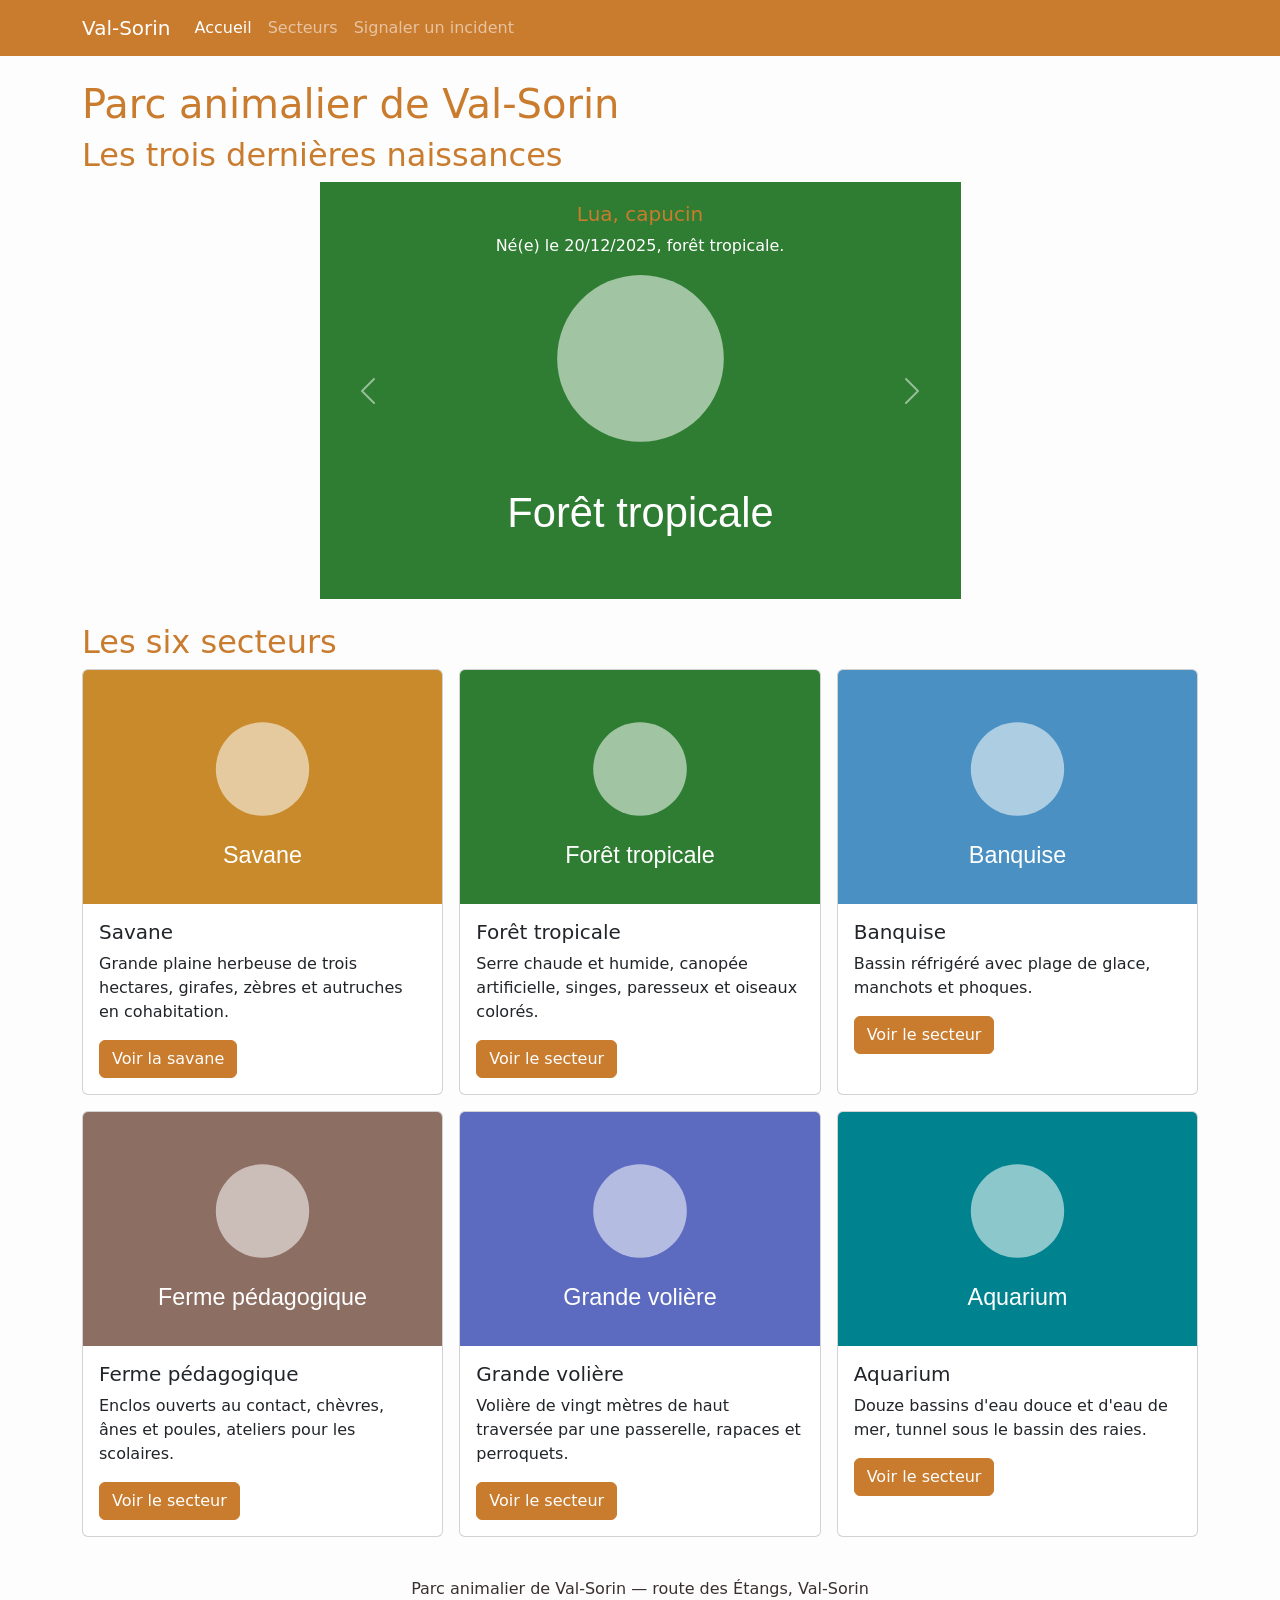
<file: index.html>
<!DOCTYPE html>
<html lang="fr">
<head>
  <meta charset="utf-8">
  <meta name="viewport" content="width=device-width, initial-scale=1">
  <title>Parc animalier de Val-Sorin</title>
  <link href="https://cdn.jsdelivr.net/npm/bootstrap@5.3.3/dist/css/bootstrap.min.css" rel="stylesheet">
  <link rel="stylesheet" href="css/chartre.css">
</head>
<body>
  <nav class="navbar navbar-expand-lg navbar-dark">
    <div class="container">
      <a class="navbar-brand" href="index.html">Val-Sorin</a>
      <button class="navbar-toggler" type="button" data-bs-toggle="collapse" data-bs-target="#menu">
        <span class="navbar-toggler-icon"></span>
      </button>
      <div class="collapse navbar-collapse" id="menu">
        <ul class="navbar-nav">
          <li class="nav-item"><a class="nav-link active" href="index.html">Accueil</a></li>
          <li class="nav-item"><a class="nav-link" href="secteurs.html">Secteurs</a></li>
          <li class="nav-item"><a class="nav-link" href="ticket.html">Signaler un incident</a></li>
        </ul>
      </div>
    </div>
  </nav>

  <main class="container my-4">
    <h1>Parc animalier de Val-Sorin</h1>

    <h2>Les trois dernières naissances</h2>
    <div class="row justify-content-center">
      <div class="col-md-7">
        <div id="naissances" class="carousel slide" data-bs-ride="carousel">
          <div class="carousel-inner">
            <div class="carousel-item active">
              <img class="d-block w-100" src="images/tropicale.svg" alt="Forêt tropicale">
              <div class="carousel-caption top-0">
                <h5>Lua, capucin</h5>
                <p>Né(e) le 20/12/2025, forêt tropicale.</p>
              </div>
            </div>
            <div class="carousel-item">
              <img class="d-block w-100" src="images/banquise.svg" alt="Banquise">
              <div class="carousel-caption top-0">
                <h5>Flocon, manchot de Humboldt</h5>
                <p>Né(e) le 18/01/2026, banquise.</p>
              </div>
            </div>
            <div class="carousel-item">
              <img class="d-block w-100" src="images/ferme.svg" alt="Ferme pédagogique">
              <div class="carousel-caption top-0">
                <h5>Caramel, chèvre naine</h5>
                <p>Né(e) le 02/03/2026, ferme pédagogique.</p>
              </div>
            </div>
          </div>
          <button class="carousel-control-prev" type="button" data-bs-target="#naissances" data-bs-slide="prev">
            <span class="carousel-control-prev-icon"></span>
          </button>
          <button class="carousel-control-next" type="button" data-bs-target="#naissances" data-bs-slide="next">
            <span class="carousel-control-next-icon"></span>
          </button>
        </div>
      </div>
    </div>

    <h2 class="mt-4">Les six secteurs</h2>
    <div class="row row-cols-1 row-cols-md-3 g-3">
      <div class="col">
        <div class="card h-100">
          <img class="card-img-top" src="images/savane.svg" alt="Savane">
          <div class="card-body">
            <h3 class="card-title h5">Savane</h3>
            <p class="card-text">Grande plaine herbeuse de trois hectares, girafes, zèbres et autruches en cohabitation.</p>
            <a class="btn btn-primary" href="secteur.html">Voir la savane</a>
          </div>
        </div>
      </div>
      <div class="col">
        <div class="card h-100">
          <img class="card-img-top" src="images/tropicale.svg" alt="Forêt tropicale">
          <div class="card-body">
            <h3 class="card-title h5">Forêt tropicale</h3>
            <p class="card-text">Serre chaude et humide, canopée artificielle, singes, paresseux et oiseaux colorés.</p>
            <a class="btn btn-primary" href="secteurs.html#TRO">Voir le secteur</a>
          </div>
        </div>
      </div>
      <div class="col">
        <div class="card h-100">
          <img class="card-img-top" src="images/banquise.svg" alt="Banquise">
          <div class="card-body">
            <h3 class="card-title h5">Banquise</h3>
            <p class="card-text">Bassin réfrigéré avec plage de glace, manchots et phoques.</p>
            <a class="btn btn-primary" href="secteurs.html#BAN">Voir le secteur</a>
          </div>
        </div>
      </div>
      <div class="col">
        <div class="card h-100">
          <img class="card-img-top" src="images/ferme.svg" alt="Ferme pédagogique">
          <div class="card-body">
            <h3 class="card-title h5">Ferme pédagogique</h3>
            <p class="card-text">Enclos ouverts au contact, chèvres, ânes et poules, ateliers pour les scolaires.</p>
            <a class="btn btn-primary" href="secteurs.html#FER">Voir le secteur</a>
          </div>
        </div>
      </div>
      <div class="col">
        <div class="card h-100">
          <img class="card-img-top" src="images/voliere.svg" alt="Grande volière">
          <div class="card-body">
            <h3 class="card-title h5">Grande volière</h3>
            <p class="card-text">Volière de vingt mètres de haut traversée par une passerelle, rapaces et perroquets.</p>
            <a class="btn btn-primary" href="secteurs.html#VOL">Voir le secteur</a>
          </div>
        </div>
      </div>
      <div class="col">
        <div class="card h-100">
          <img class="card-img-top" src="images/aquarium.svg" alt="Aquarium">
          <div class="card-body">
            <h3 class="card-title h5">Aquarium</h3>
            <p class="card-text">Douze bassins d'eau douce et d'eau de mer, tunnel sous le bassin des raies.</p>
            <a class="btn btn-primary" href="secteurs.html#AQU">Voir le secteur</a>
          </div>
        </div>
      </div>
    </div>
  </main>

  <footer class="text-center py-3">
    <p>Parc animalier de Val-Sorin — route des Étangs, Val-Sorin</p>
  </footer>

  <script src="https://cdn.jsdelivr.net/npm/bootstrap@5.3.3/dist/js/bootstrap.bundle.min.js"></script>
</body>
</html>
</file>
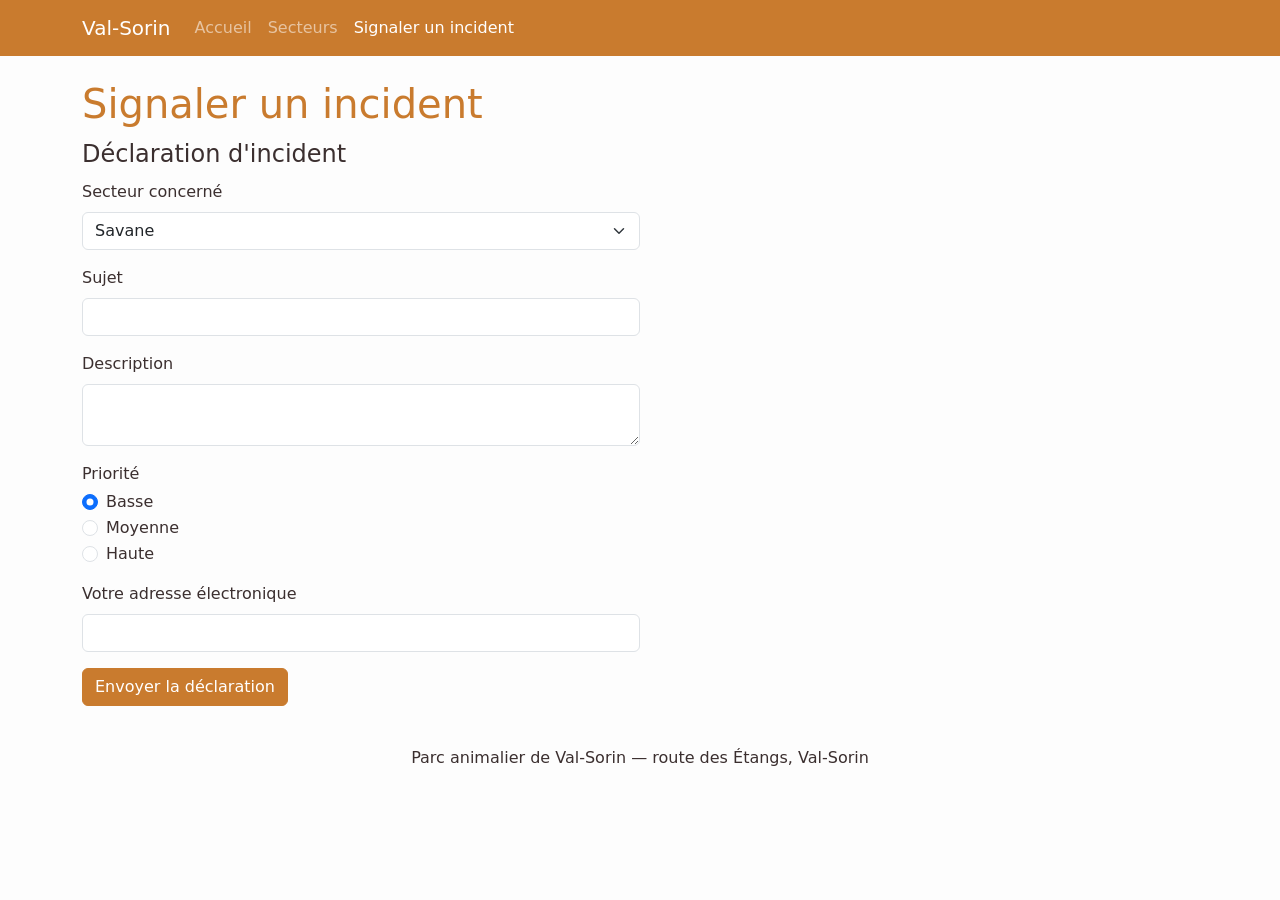
<file: ticket.html>
<!DOCTYPE html>
<html lang="fr">
<head>
  <meta charset="utf-8">
  <meta name="viewport" content="width=device-width, initial-scale=1">
  <title>Signaler un incident - Parc animalier de Val-Sorin</title>
  <link href="https://cdn.jsdelivr.net/npm/bootstrap@5.3.3/dist/css/bootstrap.min.css" rel="stylesheet">
  <link rel="stylesheet" href="css/chartre.css">
</head>
<body>
  <nav class="navbar navbar-expand-lg navbar-dark">
    <div class="container">
      <a class="navbar-brand" href="index.html">Val-Sorin</a>
      <button class="navbar-toggler" type="button" data-bs-toggle="collapse" data-bs-target="#menu">
        <span class="navbar-toggler-icon"></span>
      </button>
      <div class="collapse navbar-collapse" id="menu">
        <ul class="navbar-nav">
          <li class="nav-item"><a class="nav-link" href="index.html">Accueil</a></li>
          <li class="nav-item"><a class="nav-link" href="secteurs.html">Secteurs</a></li>
          <li class="nav-item"><a class="nav-link active" href="ticket.html">Signaler un incident</a></li>
        </ul>
      </div>
    </div>
  </nav>

  <main class="container my-4">
    <h1>Signaler un incident</h1>
    <form action="traiter_ticket.php" method="post" class="col-md-6">
      <fieldset>
        <legend>Déclaration d'incident</legend>

        <div class="mb-3">
          <label class="form-label" for="secteur">Secteur concerné</label>
          <select class="form-select" id="secteur" name="secteur" required>
            <option value="SAV">Savane</option>
            <option value="TRO">Forêt tropicale</option>
            <option value="BAN">Banquise</option>
            <option value="FER">Ferme pédagogique</option>
            <option value="VOL">Grande volière</option>
            <option value="AQU">Aquarium</option>
          </select>
        </div>

        <div class="mb-3">
          <label class="form-label" for="sujet">Sujet</label>
          <input class="form-control" id="sujet" name="sujet" type="text" maxlength="120" required>
        </div>

        <div class="mb-3">
          <label class="form-label" for="description">Description</label>
          <textarea class="form-control" id="description" name="description" required></textarea>
        </div>

        <div class="mb-3">
          <p class="form-label mb-1">Priorité</p>
          <div class="form-check">
            <input class="form-check-input" type="radio" id="p1" name="priorite" value="basse" checked>
            <label class="form-check-label" for="p1">Basse</label>
          </div>
          <div class="form-check">
            <input class="form-check-input" type="radio" id="p2" name="priorite" value="moyenne">
            <label class="form-check-label" for="p2">Moyenne</label>
          </div>
          <div class="form-check">
            <input class="form-check-input" type="radio" id="p3" name="priorite" value="haute">
            <label class="form-check-label" for="p3">Haute</label>
          </div>
        </div>

        <div class="mb-3">
          <label class="form-label" for="mel">Votre adresse électronique</label>
          <input class="form-control" id="mel" name="mel" type="email" required>
        </div>

        <button class="btn btn-primary" type="submit">Envoyer la déclaration</button>
      </fieldset>
    </form>
  </main>

  <footer class="text-center py-3">
    <p>Parc animalier de Val-Sorin — route des Étangs, Val-Sorin</p>
  </footer>

  <script src="https://cdn.jsdelivr.net/npm/bootstrap@5.3.3/dist/js/bootstrap.bundle.min.js"></script>
</body>
</html>
</file>
<file: css/chartre.css>
:root {
  --fond: #fdfdfd;
  --texte: #3b2f2f;
  --accent: #c97b2e;
  --police: "Segoe UI", system-ui, sans-serif;
}

body {
  font-family: var(--police);
  background: var(--fond);
  color: var(--texte);
}

h1, h2, h3, h4, h5 {
  color: var(--accent);
}

.navbar {
  background: var(--accent) !important;
}

.btn-primary {
  background: var(--accent);
  border-color: var(--accent);
}

.en-soins {
  border: 2px solid var(--accent) !important;
  background: #fff6ec;
}
</file>
